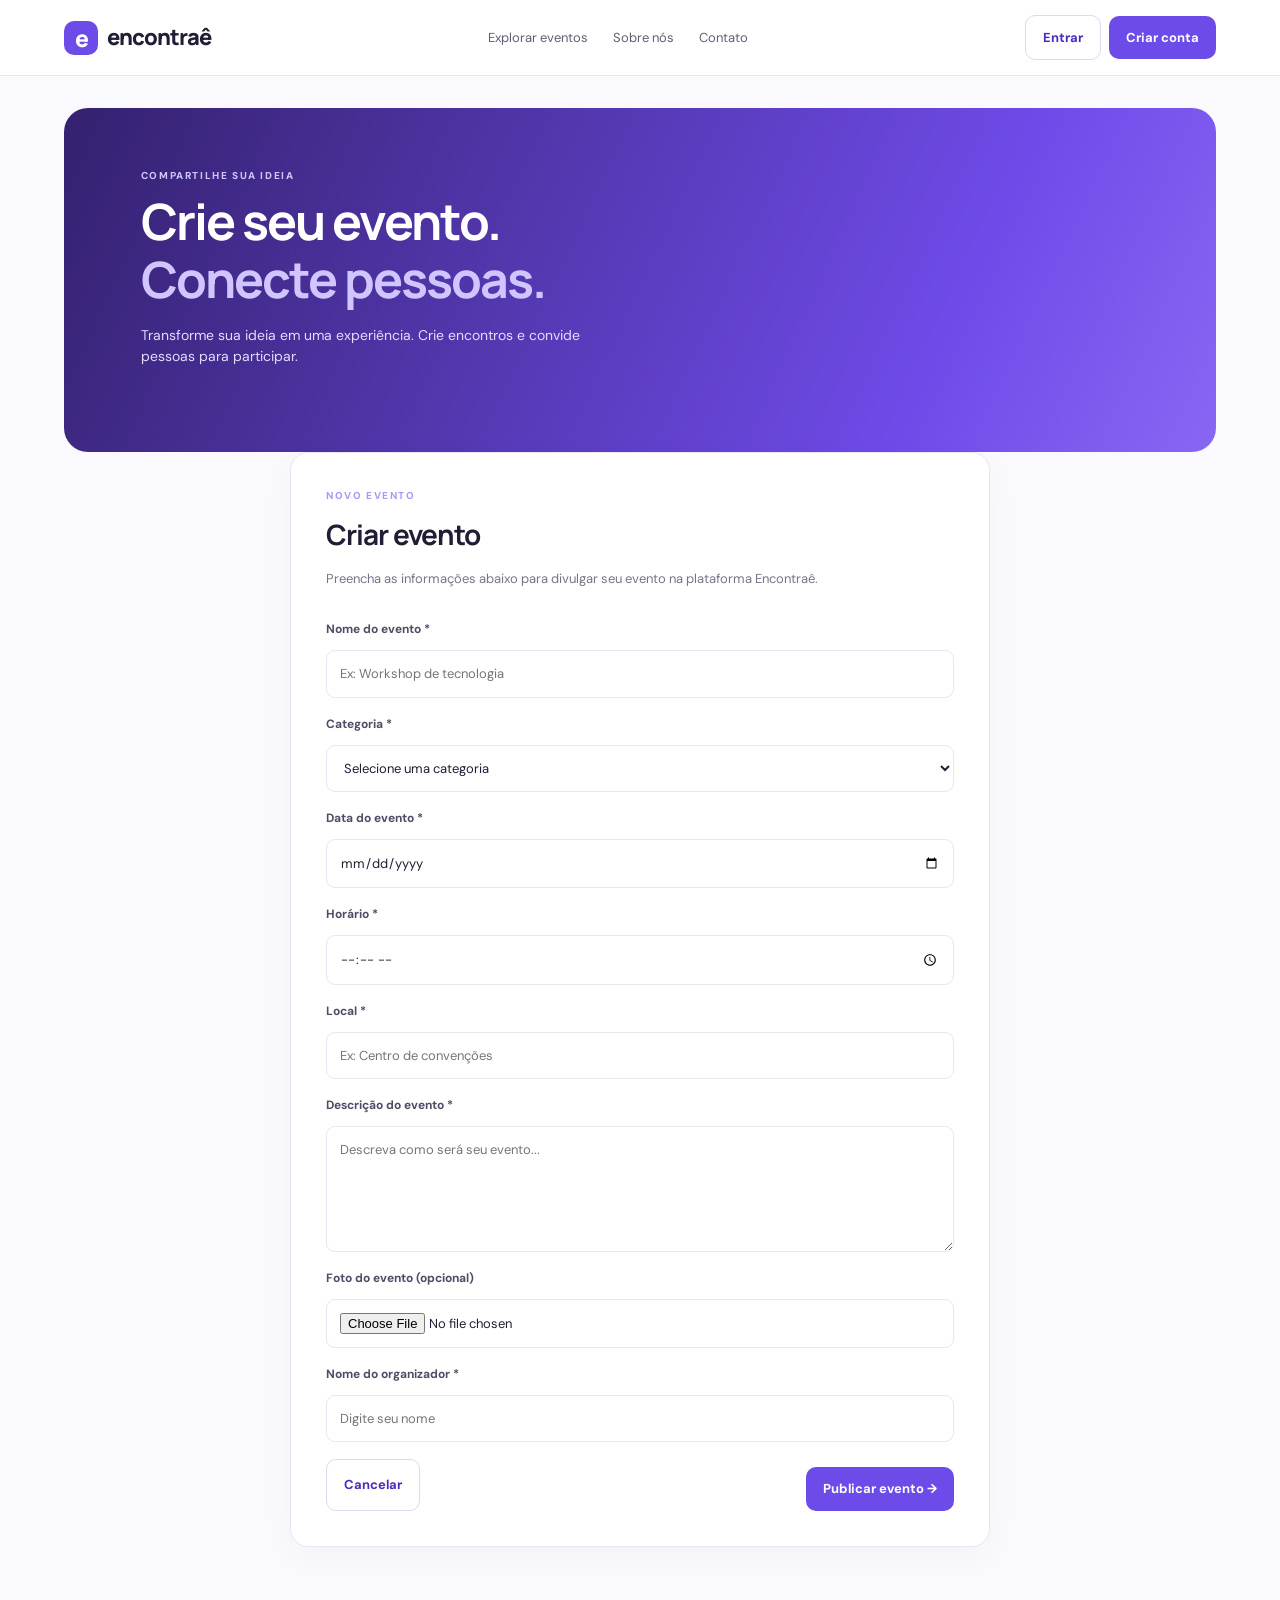
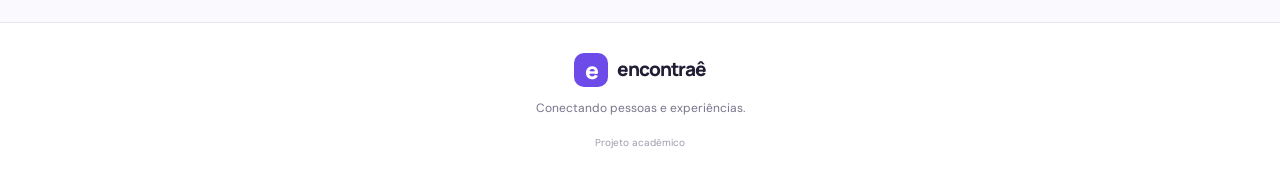
<file: criação_de_eventos.html>
<!DOCTYPE html>
<html lang="pt-BR">
<head>
    <meta charset="UTF-8">
    <meta name="viewport" content="width=device-width, initial-scale=1.0">
    <title>Encontraê - Criar evento</title>
    <link rel="stylesheet" href="style.css">
</head>

<body>

<header class="topbar">
    <a href="index.html" class="brand">
        <span class="brand-icon">e</span> encontraê
    </a>

    <nav>
        <a href="index.html#eventos">Explorar eventos</a>
        <a href="sobre.html">Sobre nós</a>
        <a href="sugestoes.html">Contato</a>
    </nav>

    <div id="area-usuario">
        <a href="login.html" class="btn btn-outline">Entrar</a>
        <a href="cadastro.html" class="btn btn-primary">Criar conta</a>
    </div>
</header>

<main>

    <section class="hero">
        <span class="etiqueta">COMPARTILHE SUA IDEIA</span>

        <h1>
            Crie seu evento.<br>
            <span>Conecte pessoas.</span>
        </h1>

        <p>
            Transforme sua ideia em uma experiência.
            Crie encontros e convide pessoas para participar.
        </p>
    </section>

    <section class="sugestoes-conteudo">

        <span class="etiqueta">NOVO EVENTO</span>

        <h2>Criar evento</h2>

        <p>
            Preencha as informações abaixo para divulgar
            seu evento na plataforma Encontraê.
        </p>

        <form class="sugestoes-formulario">

            <label for="nome-evento">Nome do evento *</label>
            <input
                type="text"
                id="nome-evento"
                name="nome"
                placeholder="Ex: Workshop de tecnologia"
                maxlength="80"
                required
            >

            <label for="categoria-evento">Categoria *</label>
            <select id="categoria-evento" name="categoria" required>
                <option value="">Selecione uma categoria</option>
                <option>Educação</option>
                <option>Tecnologia</option>
                <option>Música</option>
                <option>Esportes</option>
                <option>Negócios</option>
                <option>Arte e cultura</option>
                <option>Outros</option>
            </select>

            <label for="data-evento">Data do evento *</label>
            <input
                type="date"
                id="data-evento"
                name="data"
                required
            >

            <label for="hora-evento">Horário *</label>
            <input
                type="time"
                id="hora-evento"
                name="horario"
                required
            >

            <label for="local-evento">Local *</label>
            <input
                type="text"
                id="local-evento"
                name="local"
                placeholder="Ex: Centro de convenções"
                maxlength="100"
                required
            >

            <label for="descricao-evento">Descrição do evento *</label>
            <textarea
                id="descricao-evento"
                name="descricao"
                rows="5"
                maxlength="500"
                placeholder="Descreva como será seu evento..."
                required
            ></textarea>

            <label for="imagem-evento">Foto do evento (opcional)</label>
            <input
                type="file"
                id="imagem-evento"
                name="imagem"
                accept="image/*"
            >

            <label for="organizador-evento">Nome do organizador *</label>
            <input
                type="text"
                id="organizador-evento"
                name="organizador"
                placeholder="Digite seu nome"
                maxlength="80"
                required
            >

            <div class="acoes-modal">
                <a href="index.html" class="btn btn-outline">
                    Cancelar
                </a>

                <button type="submit" class="btn btn-primary">
                    Publicar evento →
                </button>
            </div>

        </form>

    </section>

</main>

<footer>
    <a href="index.html" class="brand">
        <span class="brand-icon">e</span> encontraê
    </a>

    <p>Conectando pessoas e experiências.</p>

    <small>Projeto acadêmico</small>
</footer>

</body>
</html>
</file>
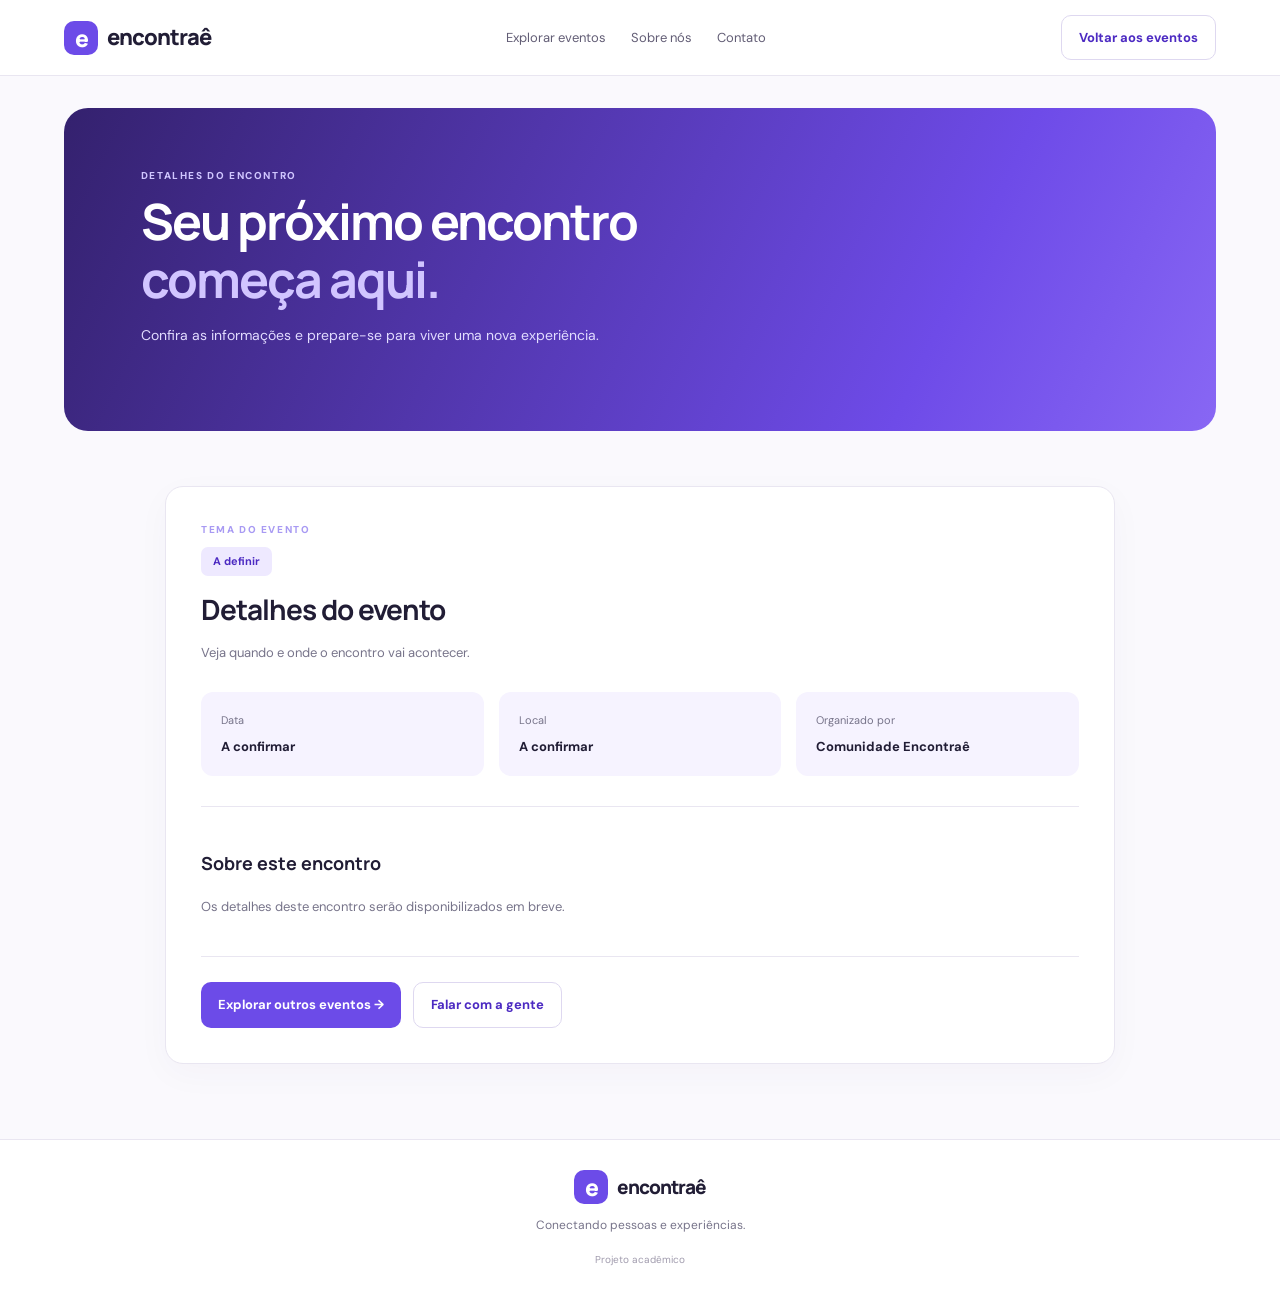
<file: evento_ESBOÇO.html>
<!DOCTYPE html>
<html lang="pt-BR">
<head>
    <meta charset="UTF-8">
    <meta name="viewport" content="width=device-width, initial-scale=1.0">
    <title>Detalhes do evento - Encontraê</title>
    <link rel="stylesheet" href="style.css">
</head>
<body class="evento-pagina">
<header class="topbar">
    <a href="index.html" class="brand"><span class="brand-icon">e</span> encontraê</a>
    <nav>
        <a href="index.html#eventos">Explorar eventos</a>
        <a href="sobre.html">Sobre nós</a>
        <a href="sugestoes.html">Contato</a>
    </nav>
    <a href="index.html#eventos" class="btn btn-outline">Voltar aos eventos</a>
</header>

<main>
    <section class="hero sobre-hero">
        <span class="etiqueta">DETALHES DO ENCONTRO</span>
        <h1 id="evento-titulo">Seu próximo encontro<br><span>começa aqui.</span></h1>
        <p id="evento-resumo">Confira as informações e prepare-se para viver uma nova experiência.</p>
    </section>

    <section class="evento-detalhe" aria-labelledby="evento-titulo-detalhes">
        <div class="evento-detalhe-cabecalho">
            <span class="etiqueta">TEMA DO EVENTO</span>
            <span id="evento-tema" class="evento-detalhe-etiqueta">A definir</span>
            <h2 id="evento-titulo-detalhes">Detalhes do evento</h2>
            <p id="evento-chamada">Veja quando e onde o encontro vai acontecer.</p>
        </div>

        <div class="evento-detalhe-info">
            <article>
                <span>Data</span>
                <strong id="evento-data">A confirmar</strong>
            </article>
            <article>
                <span>Local</span>
                <strong id="evento-local">A confirmar</strong>
            </article>
            <article>
                <span>Organizado por</span>
                <strong id="evento-organizador">Comunidade Encontraê</strong>
            </article>
        </div>

        <section class="evento-detalhe-descricao">
            <h3>Sobre este encontro</h3>
            <p id="evento-descricao">Os detalhes deste encontro serão disponibilizados em breve.</p>
        </section>

        <div class="evento-detalhe-acoes">
            <a href="index.html#eventos" class="btn btn-primary">Explorar outros eventos →</a>
            <a href="sugestoes.html" class="btn btn-outline">Falar com a gente</a>
        </div>
    </section>
</main>

<footer>
    <a href="index.html" class="brand"><span class="brand-icon">e</span> encontraê</a>
    <p>Conectando pessoas e experiências.</p>
    <small>Projeto acadêmico</small>
</footer>

<script>
    const parametros = new URLSearchParams(window.location.search);
    const titulo = parametros.get('nome');
    const tema = parametros.get('tema') || parametros.get('categoria');
    const data = parametros.get('data');
    const local = parametros.get('local');
    const descricao = parametros.get('descricao');
    const organizador = parametros.get('organizador');

    if (titulo) {
        document.title = `${titulo} - Encontraê`;
        document.getElementById('evento-titulo').textContent = titulo;
        document.getElementById('evento-titulo-detalhes').textContent = titulo;
        document.getElementById('evento-chamada').textContent = 'Confira as informações deste encontro.';
        document.getElementById('evento-resumo').textContent = descricao || 'Confira os detalhes e participe deste encontro.';
    }

    if (tema) document.getElementById('evento-tema').textContent = tema;
    if (data) {
        const dataEvento = new Date(`${data}T00:00:00`);
        document.getElementById('evento-data').textContent = Number.isNaN(dataEvento.getTime())
            ? data
            : new Intl.DateTimeFormat('pt-BR', { dateStyle: 'long' }).format(dataEvento);
    }
    if (local) document.getElementById('evento-local').textContent = local;
    if (organizador) document.getElementById('evento-organizador').textContent = organizador;
    if (descricao) document.getElementById('evento-descricao').textContent = descricao;
</script>
</body>
</html>
</file>
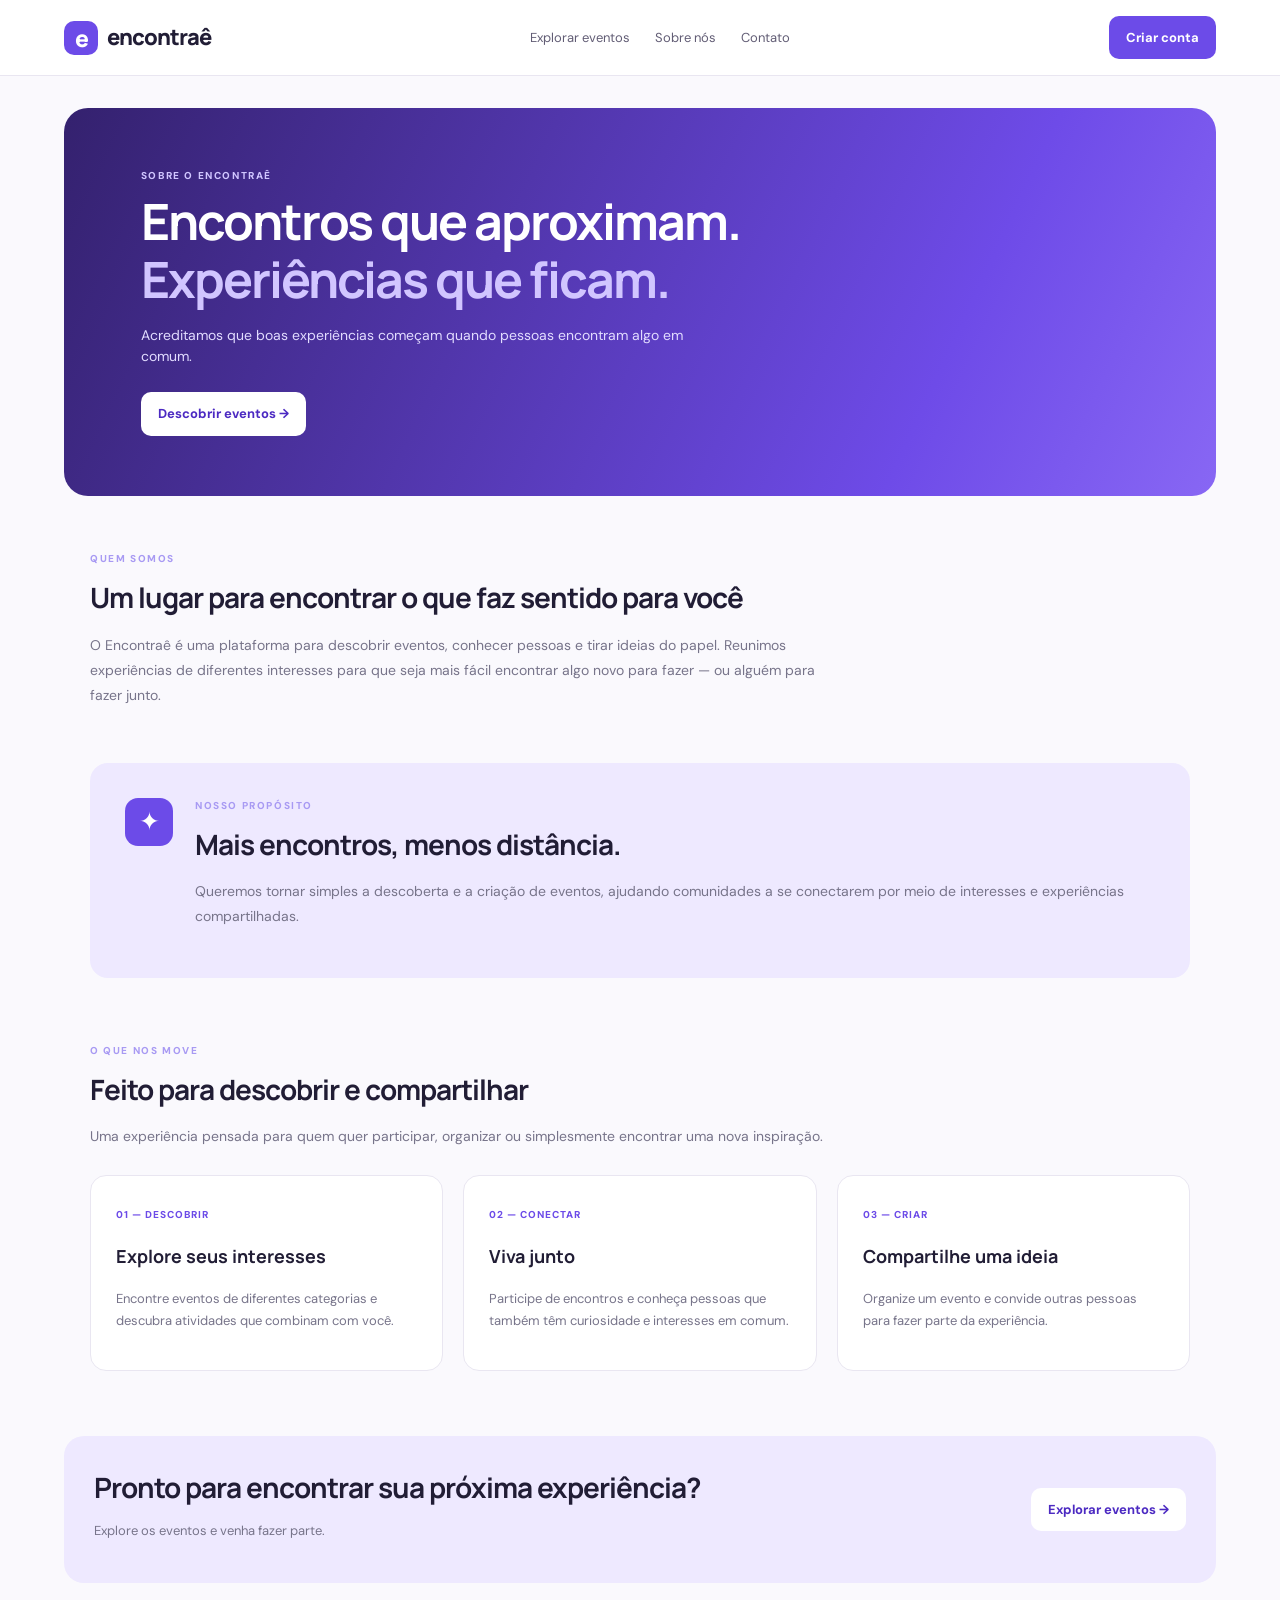
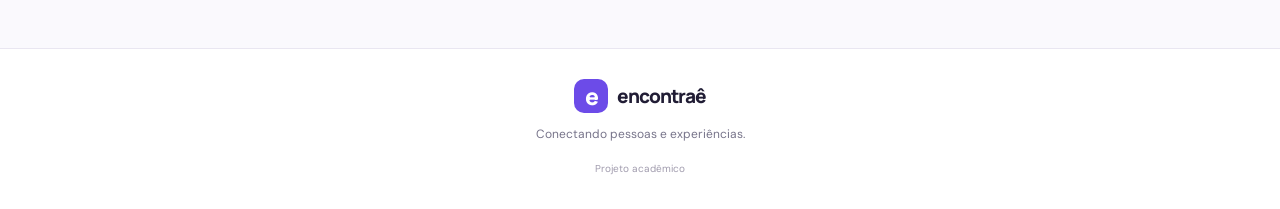
<file: sobre.html>
<!DOCTYPE html>
<html lang="pt-BR">
<head>
    <meta charset="UTF-8">
    <meta name="viewport" content="width=device-width, initial-scale=1.0">
    <title>Sobre nós - Encontraê</title>
    <link rel="stylesheet" href="style.css">
</head>
<body class="sobre-pagina">
<header class="topbar">
    <a href="index.html" class="brand"><span class="brand-icon">e</span> encontraê</a>
    <nav>
        <a href="index.html#eventos">Explorar eventos</a>
        <a href="sobre.html#">Sobre nós</a>
        <a href="sugestoes.html">Contato</a>
    </nav>
    <a href="cadastro.html" class="btn btn-primary">Criar conta</a>
</header>

<main>
    <section class="hero sobre-hero">
        <span class="etiqueta">SOBRE O ENCONTRAÊ</span>
        <h1>Encontros que aproximam.<br><span>Experiências que ficam.</span></h1>
        <p>Acreditamos que boas experiências começam quando pessoas encontram algo em comum.</p>
        <a href="index.html#eventos" class="btn btn-light">Descobrir eventos →</a>
    </section>

    <div class="sobre-conteudo">
        <section class="sobre-introducao">
            <span class="etiqueta">QUEM SOMOS</span>
            <h2>Um lugar para encontrar o que faz sentido para você</h2>
            <p>O Encontraê é uma plataforma para descobrir eventos, conhecer pessoas e tirar ideias do papel. Reunimos experiências de diferentes interesses para que seja mais fácil encontrar algo novo para fazer — ou alguém para fazer junto.</p>
        </section>

        <section class="sobre-destaque">
            <span class="sobre-destaque-icone" aria-hidden="true">✦</span>
            <div>
                <span class="etiqueta">NOSSO PROPÓSITO</span>
                <h2>Mais encontros, menos distância.</h2>
                <p>Queremos tornar simples a descoberta e a criação de eventos, ajudando comunidades a se conectarem por meio de interesses e experiências compartilhadas.</p>
            </div>
        </section>

        <section class="sobre-experiencias">
            <span class="etiqueta">O QUE NOS MOVE</span>
            <h2>Feito para descobrir e compartilhar</h2>
            <p>Uma experiência pensada para quem quer participar, organizar ou simplesmente encontrar uma nova inspiração.</p>
            <div class="sobre-cards">
                <article>
                    <span class="sobre-card-numero">01 — DESCOBRIR</span>
                    <h3>Explore seus interesses</h3>
                    <p>Encontre eventos de diferentes categorias e descubra atividades que combinam com você.</p>
                </article>
                <article>
                    <span class="sobre-card-numero">02 — CONECTAR</span>
                    <h3>Viva junto</h3>
                    <p>Participe de encontros e conheça pessoas que também têm curiosidade e interesses em comum.</p>
                </article>
                <article>
                    <span class="sobre-card-numero">03 — CRIAR</span>
                    <h3>Compartilhe uma ideia</h3>
                    <p>Organize um evento e convide outras pessoas para fazer parte da experiência.</p>
                </article>
            </div>
        </section>
    </div>

    <section class="banner-final">
        <div><h2>Pronto para encontrar sua próxima experiência?</h2><p>Explore os eventos e venha fazer parte.</p></div>
        <a href="index.html#eventos" class="btn btn-light">Explorar eventos →</a>
    </section>
</main>

<footer>
    <a href="index.html" class="brand"><span class="brand-icon">e</span> encontraê</a>
    <p>Conectando pessoas e experiências.</p>
    <small>Projeto acadêmico</small>
</footer>
</body>
</html>
</file>
<file: style.css>
@import url('https://fonts.googleapis.com/css2?family=DM+Sans:wght@400;500;600;700&family=Manrope:wght@400;500;600;700;800&display=swap');

:root {
    --roxo: #6c4be8;
    --roxo-escuro: #4c2ac2;
    --texto: #211d35;
    --cinza: #77748a;
    --borda: #e9e6f1;
    --fundo: #faf9fd;
    --branco: #ffffff;
}

* {
    box-sizing: border-box;
}

html {
    scroll-behavior: smooth;
    scroll-padding-top: 90px;
}

body {
    margin: 0;
    font-family: 'DM Sans', sans-serif;
    background: var(--fundo);
    color: var(--texto);
    line-height: 1.5;
}

button, input, select, textarea {
    font: inherit;
}

button, a {
    -webkit-tap-highlight-color: transparent;
}

a {
    color: inherit;
    text-decoration: none;
}

.hidden {
    display: none !important;
}

.topbar {
    min-height: 76px;
    display: flex;
    align-items: center;
    justify-content: space-between;
    gap: 20px;
    padding: 14px 5%;
    background: white;
    border-bottom: 1px solid var(--borda);
    position: sticky;
    top: 0;
    z-index: 5;
}

.brand {
    display: flex;
    align-items: center;
    gap: 9px;
    font-family: Manrope, sans-serif;
    font-size: 22px;
    font-weight: 800;
    letter-spacing: -1px;
    white-space: nowrap;
}

.brand-icon {
    width: 34px;
    height: 34px;
    display: grid;
    place-items: center;
    border-radius: 10px;
    background: var(--roxo);
    color: white;
    font-size: 23px;
}

.topbar nav {
    display: flex;
    align-items: center;
    gap: 25px;
    color: #625d75;
    font-size: 13px;
}

.topbar nav a:hover {
    color: var(--roxo);
}

#area-usuario {
    display: flex;
    align-items: center;
    gap: 8px;
}

.btn {
    display: inline-flex;
    align-items: center;
    justify-content: center;
    gap: 8px;
    padding: 12px 17px;
    border: none;
    border-radius: 10px;
    cursor: pointer;
    font-size: 13px;
    font-weight: 700;
    transition: 0.2s;
}

.btn:hover {
    transform: translateY(-1px);
}

.btn-primary {
    background: var(--roxo);
    color: white;
}

.btn-primary:hover {
    background: var(--roxo-escuro);
}

.btn-outline {
    background: white;
    color: var(--roxo-escuro);
    border: 1px solid #ded8f0;
}

.btn-light {
    background: white;
    color: var(--roxo-escuro);
}


.hero {
    margin: 32px auto 0;
    width: 90%;
    max-width: 1200px;
    padding: 60px 6%;
    border-radius: 24px;
    color: white;
    background: linear-gradient(
        115deg,
        #34216e,
        #6e4be8 75%,
        #8867f4
    );
}

.etiqueta {
    display: block;
    margin-bottom: 10px;
    color: #a89af3;
    font-size: 10px;
    font-weight: 800;
    letter-spacing: 1.6px;
}

.hero .etiqueta {
    color: #d0c6ff;
}

.hero h1 {
    margin: 0 0 17px;
    font-family: Manrope, sans-serif;
    font-size: clamp(34px, 4vw, 50px);
    line-height: 1.15;
    letter-spacing: -2px;
}

.hero h1 span {
    color: #d1c5ff;
}

.hero p {
    max-width: 480px;
    margin-bottom: 25px;
    color: #e2dcff;
    font-size: 14px;
}

.eventos-section,
.inscricoes-section {
    width: 90%;
    max-width: 1200px;
    margin: 70px auto;
}

.section-header {
    display: flex;
    align-items: center;
    justify-content: space-between;
    gap: 20px;
    margin-bottom: 25px;
}

h2 {
    margin: 0 0 5px;
    font-family: Manrope, sans-serif;
    font-size: 28px;
    letter-spacing: -1px;
}

.section-header p,
.inscricoes-section > p {
    color: var(--cinza);
    font-size: 13px;
    margin-top: 5px;
}


.filtros {
    display: flex;
    gap: 12px;
    margin-bottom: 24px;
}

.filtros input,
.filtros select {
    min-width: 0;
    padding: 13px 14px;
    background: white;
    border: 1px solid var(--borda);
    border-radius: 10px;
    outline: none;
    color: var(--texto);
    font-size: 13px;
}

.filtros input {
    flex: 1;
}

.filtros select {
    width: 220px;
}

input:focus,
select:focus,
textarea:focus {
    border-color: var(--roxo) !important;
}


.eventos-grid {
    display: grid;
    grid-template-columns: repeat(3, minmax(0, 1fr));
    gap: 20px;
}

.evento-card {
    display: flex;
    flex-direction: column;
    overflow: hidden;
    min-width: 0;
    border: 1px solid #eeebf5;
    border-radius: 17px;
    background: white;
    transition: 0.2s;
}

.evento-card:hover {
    transform: translateY(-4px);
    box-shadow: 0 12px 32px #37206b0d;
}

.evento-capa {
    min-height: 125px;
    padding: 18px;
    display: flex;
    align-items: flex-end;
    justify-content: space-between;
    color: white;
    background: linear-gradient(135deg, #dcd2ff, #9071ee);
}

.evento-capa span {
    font-size: 32px;
}

.evento-capa .categoria {
    padding: 5px 9px;
    border-radius: 7px;
    background: #ffffffed;
    color: #4e3c88;
    font-size: 10px;
    font-weight: 700;
}

.evento-conteudo {
    display: flex;
    flex-direction: column;
    flex: 1;
    padding: 17px;
}

.evento-data {
    margin-bottom: 8px;
    color: var(--roxo);
    font-size: 11px;
    font-weight: 800;
}

.evento-conteudo h3 {
    margin: 0 0 8px;
    font-family: Manrope, sans-serif;
    font-size: 17px;
    line-height: 1.4;
    overflow-wrap: anywhere;
}

.evento-descricao {
    display: -webkit-box;
    overflow: hidden;
    margin: 0 0 15px;
    color: var(--cinza);
    font-size: 12px;
    line-height: 1.6;
    -webkit-line-clamp: 3;
    -webkit-box-orient: vertical;
}

.evento-local {
    margin-top: auto;
    margin-bottom: 14px;
    color: #69657a;
    font-size: 12px;
}

.evento-rodape {
    display: flex;
    align-items: center;
    justify-content: space-between;
    gap: 8px;
    padding-top: 12px;
    border-top: 1px solid #f0edf6;
}

.evento-organizador {
    overflow: hidden;
    color: var(--cinza);
    font-size: 10px;
    text-overflow: ellipsis;
}

.btn-inscrever {
    flex-shrink: 0;
    padding: 9px 11px;
    font-size: 11px;
}

.btn-inscrito {
    background: #eeeaff;
    color: var(--roxo-escuro);
}


.inscricoes-section {
    margin-top: 75px;
}

#lista-inscricoes {
    display: grid;
    grid-template-columns: repeat(2, minmax(0, 1fr));
    gap: 12px;
}

.inscricao-item {
    display: flex;
    align-items: center;
    justify-content: space-between;
    gap: 12px;
    padding: 15px;
    border: 1px solid var(--borda);
    border-radius: 12px;
    background: white;
}

.inscricao-item strong,
.inscricao-item small {
    display: block;
}

.inscricao-item strong {
    font-size: 13px;
}

.inscricao-item small {
    color: var(--cinza);
    font-size: 11px;
}

.btn-cancelar-inscricao {
    padding: 7px;
    border: none;
    background: transparent;
    color: var(--roxo);
    cursor: pointer;
    font-size: 11px;
}

.mensagem-vazia {
    padding: 22px;
    border: 1px dashed #dcd5ef;
    border-radius: 12px;
    background: white;
    color: var(--cinza);
    text-align: center;
    font-size: 13px;
}


.banner-final {
    width: 90%;
    max-width: 1200px;
    margin: 0 auto 65px;
    padding: 30px;
    display: flex;
    align-items: center;
    justify-content: space-between;
    gap: 20px;
    border-radius: 20px;
    background: #eee9ff;
}

.banner-final p {
    color: var(--cinza);
    font-size: 13px;
}

footer {
    padding: 30px 5%;
    border-top: 1px solid var(--borda);
    background: white;
    text-align: center;
}

footer .brand {
    justify-content: center;
    font-size: 19px;
}

footer p {
    color: var(--cinza);
    font-size: 12px;
}

footer small {
    color: #a09bad;
    font-size: 10px;
}


.modal {
    width: min(540px, calc(100% - 28px));
    max-height: 90vh;
    overflow-y: auto;
    padding: 0;
    border: none;
    border-radius: 19px;
    box-shadow: 0 25px 90px #1d123b38;
}

.modal::backdrop {
    background: #21163e99;
    backdrop-filter: blur(3px);
}

.modal-header {
    display: flex;
    align-items: flex-start;
    justify-content: space-between;
    gap: 15px;
    padding: 25px 27px 12px;
}

.modal-header h2 {
    font-size: 24px;
}

.btn-fechar {
    width: 34px;
    height: 34px;
    border: none;
    border-radius: 9px;
    background: #f2eff9;
    color: #5d527c;
    font-size: 24px;
    cursor: pointer;
}

.modal form {
    display: grid;
    gap: 12px;
    padding: 12px 27px 26px;
}

.modal form label {
    margin-bottom: -7px;
    color: #514b65;
    font-size: 12px;
    font-weight: 700;
}

.modal form input,
.modal form select,
.modal form textarea {
    width: 100%;
    padding: 11px 12px;
    border: 1px solid #e3dfed;
    border-radius: 9px;
    outline: none;
    background: white;
    color: var(--texto);
    font-size: 13px;
}

.modal form textarea {
    resize: vertical;
}

.texto-auxiliar {
    margin: 0;
    color: var(--cinza);
    font-size: 10px;
}

.acoes-modal {
    display: flex;
    justify-content: space-between;
    gap: 10px;
    margin-top: 5px;
}

.notificacao {
    position: fixed;
    z-index: 10;
    bottom: 22px;
    left: 50%;
    max-width: calc(100% - 30px);
    padding: 12px 18px;
    transform: translate(-50%, 20px);
    border-radius: 10px;
    background: #241b3e;
    color: white;
    box-shadow: 0 8px 25px #0002;
    font-size: 13px;
    text-align: center;
    opacity: 0;
    pointer-events: none;
    transition: 0.25s;
}

.notificacao.mostrar {
    transform: translate(-50%, 0);
    opacity: 1;
}


@media (max-width: 900px) {
    .topbar {
        flex-wrap: wrap;
        gap: 12px;
    }

    .topbar nav {
        gap: 12px;
    }

    .eventos-grid {
        grid-template-columns: repeat(2, minmax(0, 1fr));
    }

    .hero {
        padding: 45px 6%;
    }
}

@media (max-width: 580px) {
    .topbar {
        justify-content: space-between;
        padding: 12px 4%;
    }

    .topbar nav {
        order: 3;
        width: 100%;
        justify-content: center;
        padding-top: 8px;
        border-top: 1px solid var(--borda);
        font-size: 11px;
    }

    .brand {
        font-size: 18px;
    }

    .brand-icon {
        width: 29px;
        height: 29px;
    }

    #area-usuario {
        gap: 5px;
    }

    #area-usuario .btn {
        padding: 9px;
        font-size: 10px;
    }

    .hero {
        margin-top: 18px;
        padding: 35px 7%;
        border-radius: 18px;
    }

    .hero h1 {
        font-size: 35px;
    }

    .eventos-section,
    .inscricoes-section {
        margin-top: 48px;
    }

    .section-header {
        align-items: flex-start;
    }

    h2 {
        font-size: 23px;
    }

    .section-header .btn {
        padding: 10px;
        font-size: 11px;
    }

    .filtros {
        flex-direction: column;
    }

    .filtros select {
        width: 100%;
    }

    .eventos-grid,
    #lista-inscricoes {
        grid-template-columns: 1fr;
    }

    .banner-final {
        display: grid;
        padding: 24px;
    }

    .modal-header {
        padding: 22px 20px 8px;
    }

    .modal form {
        padding: 12px 20px 22px;
    }

    .acoes-modal .btn {
        padding: 10px;
        font-size: 11px;
    }
}

.sobre-hero {
    margin-bottom: 55px;
}

.sobre-hero p {
    max-width: 550px;
}


.sobre-conteudo {
    width: 90%;
    max-width: 1100px;
    margin: 0 auto 65px;
}

.sobre-introducao {
    max-width: 750px;
    margin-bottom: 55px;
}

.sobre-introducao h2 {
    margin-bottom: 15px;
}

.sobre-introducao p,
.sobre-destaque p,
.sobre-experiencias > p {
    color: var(--cinza);
    font-size: 14px;
    line-height: 1.8;
}

.sobre-destaque {
    display: flex;
    align-items: flex-start;
    gap: 22px;
    padding: 35px;
    margin-bottom: 65px;
    border-radius: 18px;
    background: #eee9ff;
}

.sobre-destaque-icone {
    display: grid;
    place-items: center;
    flex-shrink: 0;
    width: 48px;
    height: 48px;
    border-radius: 13px;
    background: var(--roxo);
    color: white;
    font-size: 25px;
}

.sobre-destaque h2 {
    margin-bottom: 10px;
}

.sobre-cards {
    display: grid;
    grid-template-columns: repeat(3, minmax(0, 1fr));
    gap: 20px;
    margin-top: 25px;
}

.sobre-cards article {
    padding: 25px;
    border: 1px solid var(--borda);
    border-radius: 16px;
    background: white;
    transition: 0.2s;
}

.sobre-cards article:hover {
    transform: translateY(-4px);
    box-shadow: 0 12px 32px #37206b0d;
}

.sobre-card-numero {
    color: var(--roxo);
    font-size: 10px;
    font-weight: 800;
    letter-spacing: 1px;
}

.sobre-cards h3 {
    font-family: Manrope, sans-serif;
    font-size: 18px;
}

.sobre-cards p {
    color: var(--cinza);
    font-size: 13px;
    line-height: 1.7;
}



.sugestoes-conteudo {
    width: 90%;
    max-width: 700px;
    margin: 0 auto 75px;
    padding: 35px;
    border: 1px solid var(--borda);
    border-radius: 18px;
    background: white;
    box-shadow: 0 10px 35px #37206b08;
}

.sugestoes-conteudo h2 {
    margin-bottom: 8px;
}

.sugestoes-conteudo > p {
    margin-bottom: 25px;
    color: var(--cinza);
    font-size: 13px;
    line-height: 1.7;
}

.sugestoes-formulario {
    display: grid;
    gap: 12px;
}

.sugestoes-formulario label {
    margin-top: 5px;
    color: #514b65;
    font-size: 12px;
    font-weight: 700;
}

.sugestoes-formulario input,
.sugestoes-formulario select,
.sugestoes-formulario textarea {
    width: 100%;
    padding: 13px;
    border: 1px solid var(--borda);
    border-radius: 9px;
    outline: none;
    background: white;
    color: var(--texto);
    font-size: 13px;
}

.sugestoes-formulario textarea {
    resize: vertical;
    min-height: 120px;
}

.sugestoes-formulario button {
    margin-top: 8px;
}

.sugestoes-aviso {
    margin: 5px 0;
    padding: 12px;
    border-radius: 9px;
    background: #f5f2ff;
    color: #71658f;
    font-size: 11px;
    line-height: 1.6;
}

.sugestoes-status {
    color: var(--roxo-escuro);
    font-size: 12px;
}

.conta-pagina {
    min-height: 100vh;
    display: flex;
    flex-direction: column;
}

.conta-pagina main {
    flex: 1;
}

.conta-layout {
    width: 90%;
    max-width: 1050px;
    margin: 65px auto;
    display: grid;
    grid-template-columns: 1fr 420px;
    align-items: center;
    gap: 65px;
}

.conta-apresentacao h1 {
    margin: 0 0 18px;
    font-family: Manrope, sans-serif;
    font-size: clamp(35px, 4vw, 48px);
    line-height: 1.2;
    letter-spacing: -2px;
}

.conta-apresentacao h1 span {
    color: var(--roxo);
}

.conta-apresentacao > p {
    max-width: 420px;
    color: var(--cinza);
    font-size: 14px;
    line-height: 1.8;
}

.conta-card {
    padding: 32px;
    border: 1px solid var(--borda);
    border-radius: 19px;
    background: white;
    box-shadow: 0 12px 40px #37206b0c;
}

.conta-card h2 {
    font-size: 28px;
}

.conta-descricao {
    margin-bottom: 25px;
    color: var(--cinza);
    font-size: 13px;
}

.conta-formulario {
    display: grid;
    gap: 12px;
}

.conta-formulario label {
    margin-top: 5px;
    color: #514b65;
    font-size: 12px;
    font-weight: 700;
}

.conta-formulario input {
    width: 100%;
    padding: 13px;
    border: 1px solid var(--borda);
    border-radius: 9px;
    outline: none;
    background: white;
    color: var(--texto);
    font-size: 13px;
}

.conta-formulario button {
    width: 100%;
    margin-top: 12px;
}

.conta-aviso {
    padding: 12px;
    margin-top: 18px;
    border-radius: 9px;
    background: #f5f2ff;
    color: #71658f;
    font-size: 11px;
    line-height: 1.6;
}

.conta-alternativa {
    margin: 20px 0 0;
    color: var(--cinza);
    text-align: center;
    font-size: 12px;
}

.conta-alternativa a {
    color: var(--roxo);
    font-weight: 700;
}

.conta-alternativa a:hover {
    text-decoration: underline;
}

.evento-detalhe {
    width: 90%;
    max-width: 950px;
    margin: 0 auto 75px;
    padding: 35px;
    border: 1px solid var(--borda);
    border-radius: 18px;
    background: white;
    box-shadow: 0 10px 35px #37206b08;
}

.evento-detalhe-cabecalho {
    margin-bottom: 30px;
}

.evento-detalhe-etiqueta {
    display: inline-block;
    padding: 6px 12px;
    margin-bottom: 12px;
    border-radius: 7px;
    background: #eee9ff;
    color: var(--roxo-escuro);
    font-size: 11px;
    font-weight: 700;
}

.evento-detalhe-cabecalho h2 {
    margin-bottom: 8px;
}

.evento-detalhe-cabecalho p {
    color: var(--cinza);
    font-size: 13px;
}

.evento-detalhe-info {
    display: grid;
    grid-template-columns: repeat(3, minmax(0, 1fr));
    gap: 15px;
    margin-bottom: 30px;
}

.evento-detalhe-info article {
    padding: 20px;
    border-radius: 12px;
    background: #f6f3ff;
}

.evento-detalhe-info article span,
.evento-detalhe-info article strong {
    display: block;
}

.evento-detalhe-info article span {
    margin-bottom: 8px;
    color: var(--cinza);
    font-size: 11px;
}

.evento-detalhe-info article strong {
    overflow-wrap: anywhere;
    color: var(--texto);
    font-size: 13px;
}

.evento-detalhe-descricao {
    padding: 25px 0;
    border-top: 1px solid var(--borda);
    border-bottom: 1px solid var(--borda);
}

.evento-detalhe-descricao h3 {
    font-family: Manrope, sans-serif;
    font-size: 18px;
}

.evento-detalhe-descricao p {
    color: var(--cinza);
    font-size: 13px;
    line-height: 1.8;
    white-space: pre-wrap;
    overflow-wrap: anywhere;
}

.evento-detalhe-acoes {
    display: flex;
    flex-wrap: wrap;
    gap: 12px;
    margin-top: 25px;
}


.topbar nav a[aria-current="page"] {
    color: var(--roxo);
    font-weight: 800;
}

.topbar nav a,
.topbar > a,
.topbar #area-usuario a {
    transition: 0.2s;
}


@media (max-width: 800px) {
    .conta-layout {
        grid-template-columns: 1fr;
        max-width: 520px;
        gap: 30px;
        margin: 45px auto;
    }

    .conta-apresentacao {
        text-align: center;
    }

    .conta-apresentacao > p {
        margin-left: auto;
        margin-right: auto;
    }

    .sobre-cards {
        grid-template-columns: repeat(2, minmax(0, 1fr));
    }

    .evento-detalhe-info {
        grid-template-columns: 1fr;
    }
}

@media (max-width: 580px) {
    .sobre-conteudo,
    .sugestoes-conteudo,
    .evento-detalhe {
        width: 92%;
    }

    .sobre-cards {
        grid-template-columns: 1fr;
    }

    .sobre-destaque {
        flex-direction: column;
        padding: 23px;
    }

    .sugestoes-conteudo,
    .evento-detalhe {
        padding: 22px;
    }

    .conta-layout {
        width: 92%;
        margin: 35px auto;
    }

    .conta-card {
        padding: 24px;
    }

    .evento-detalhe-acoes {
        flex-direction: column;
    }

    .evento-detalhe-acoes .btn {
        width: 100%;
    }
}
</file>
